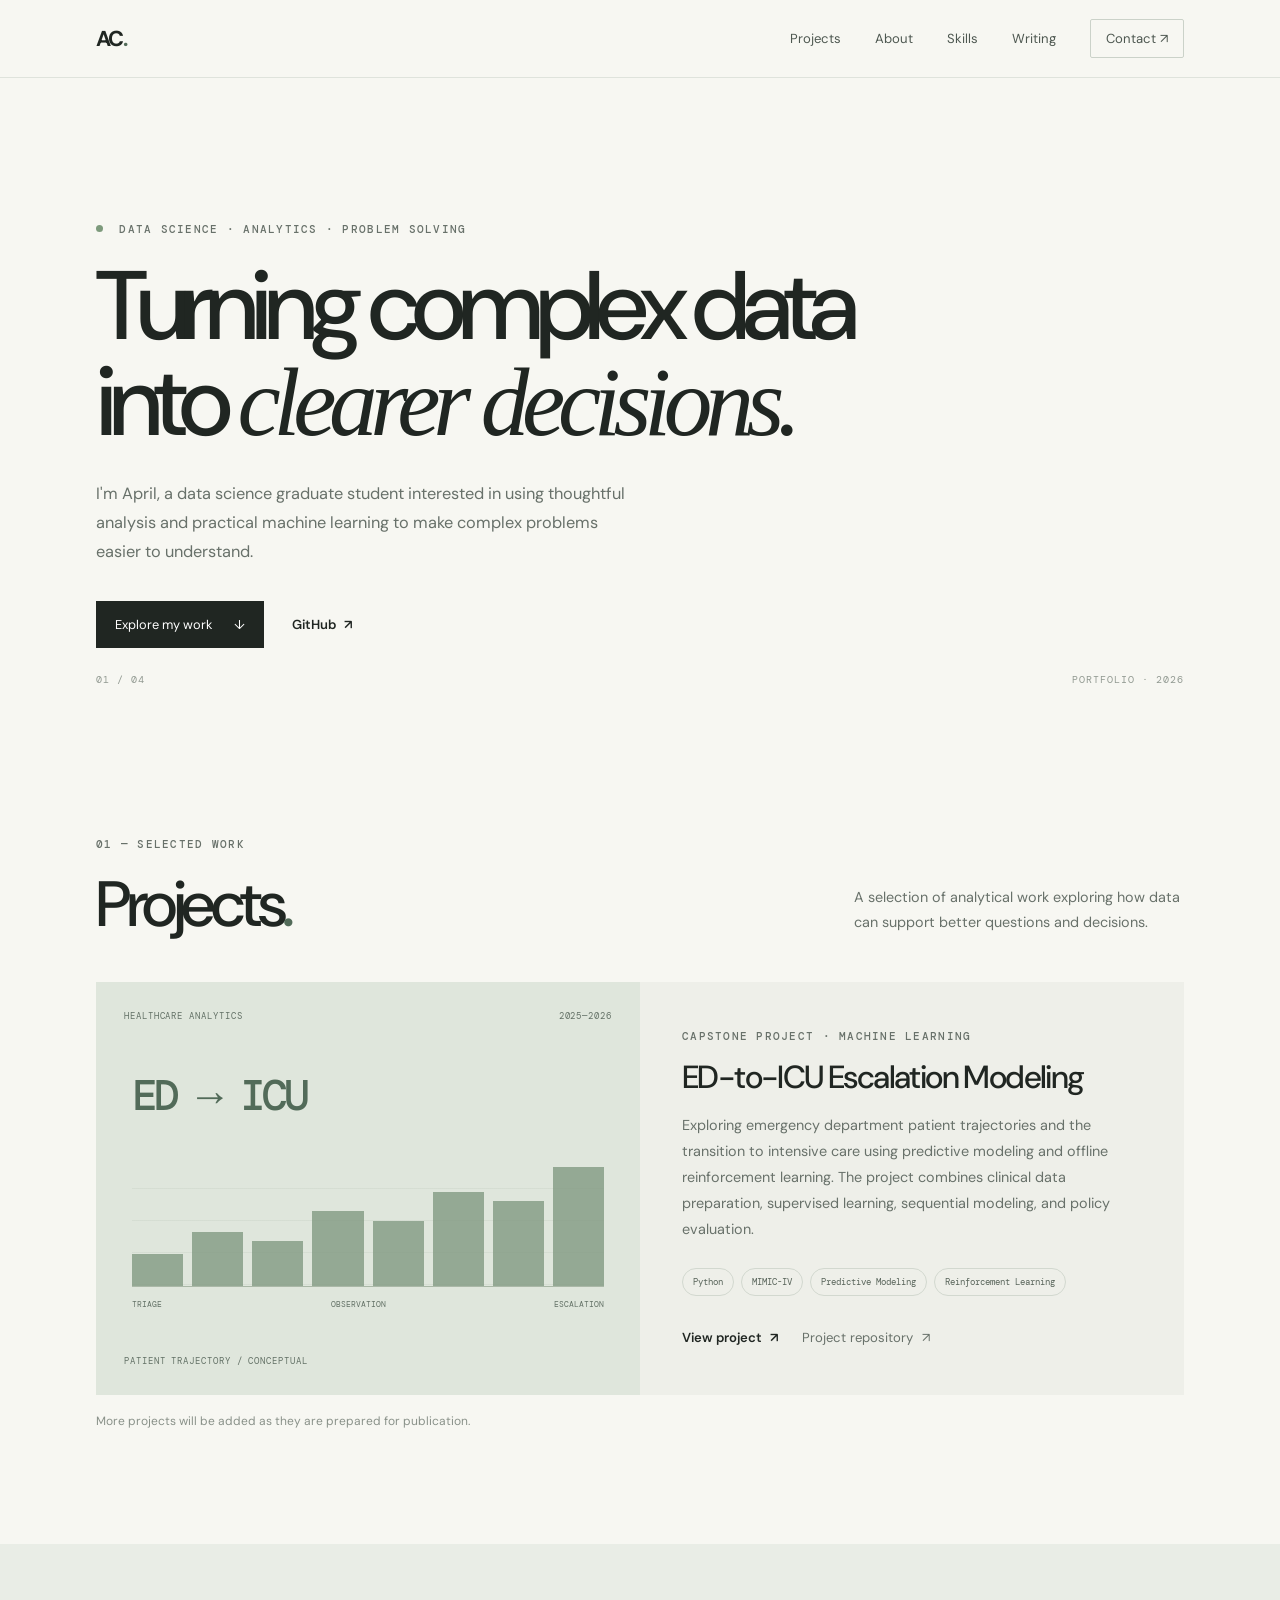
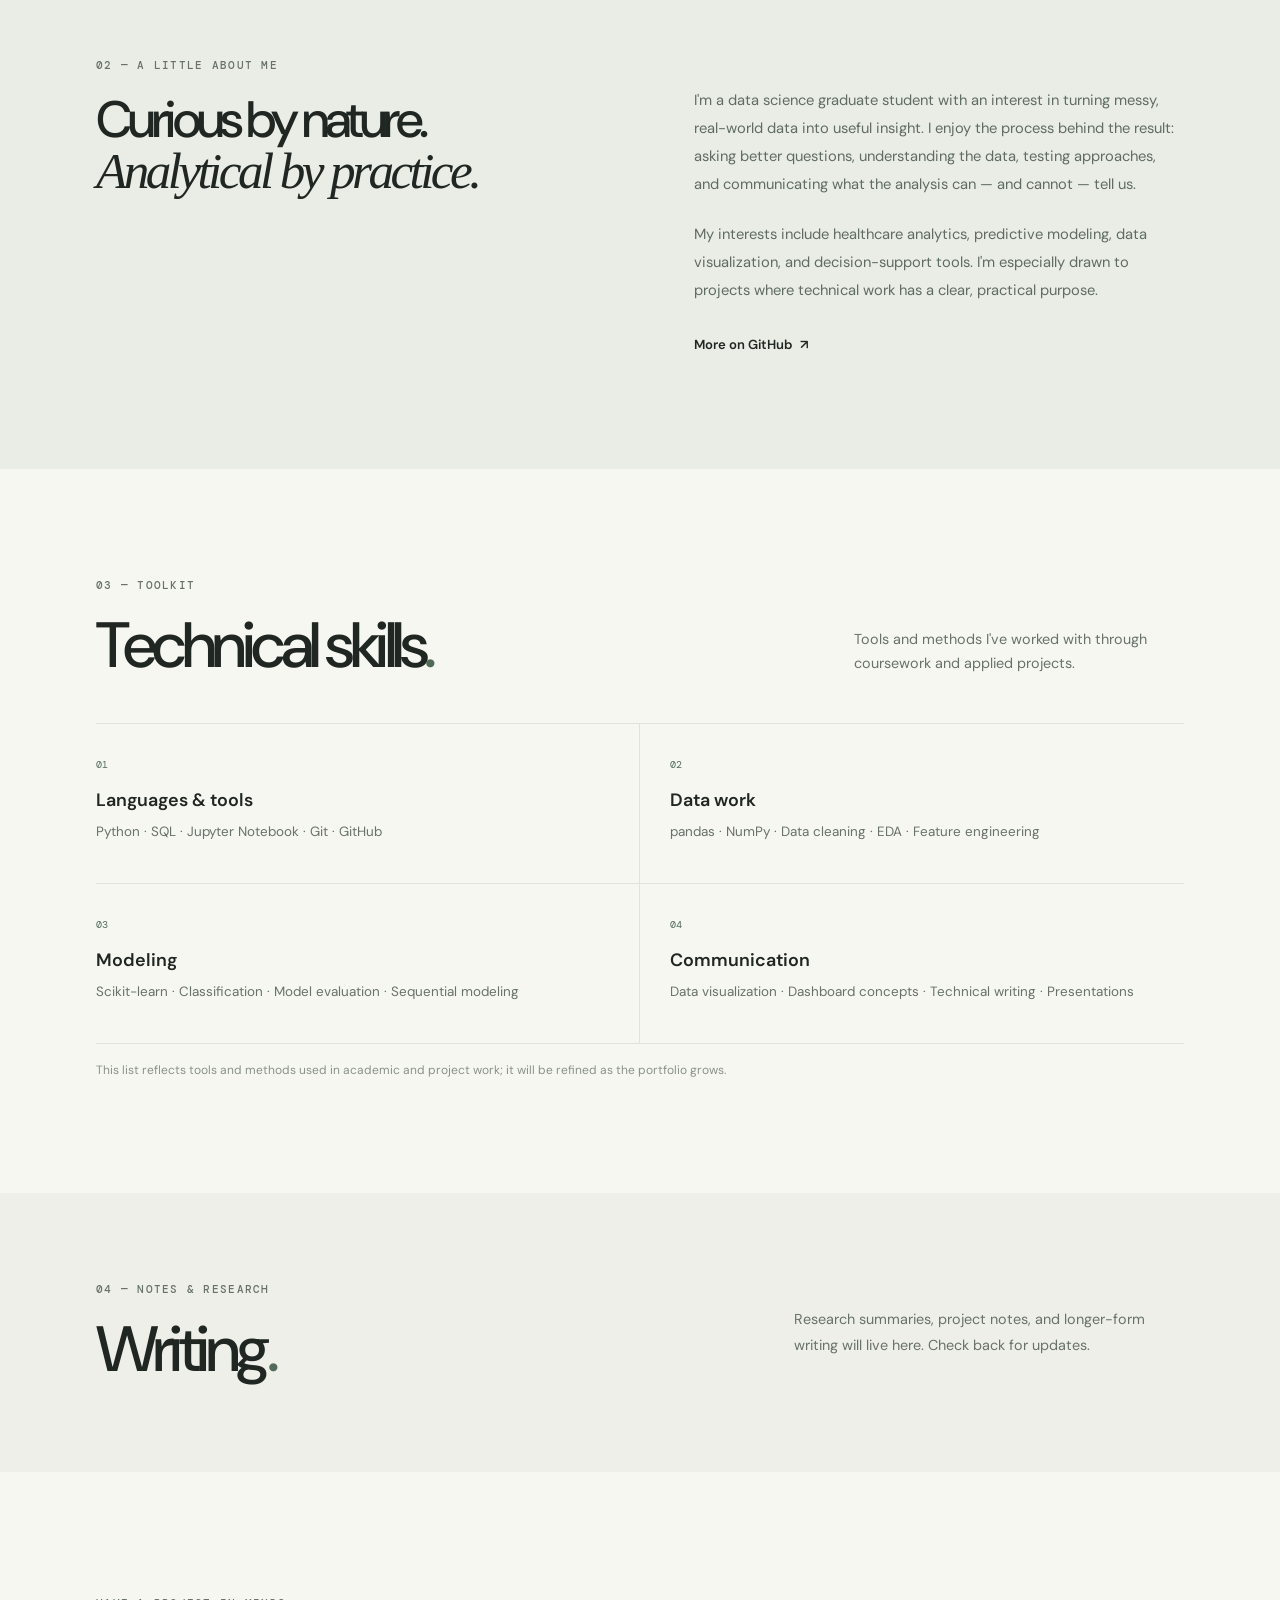
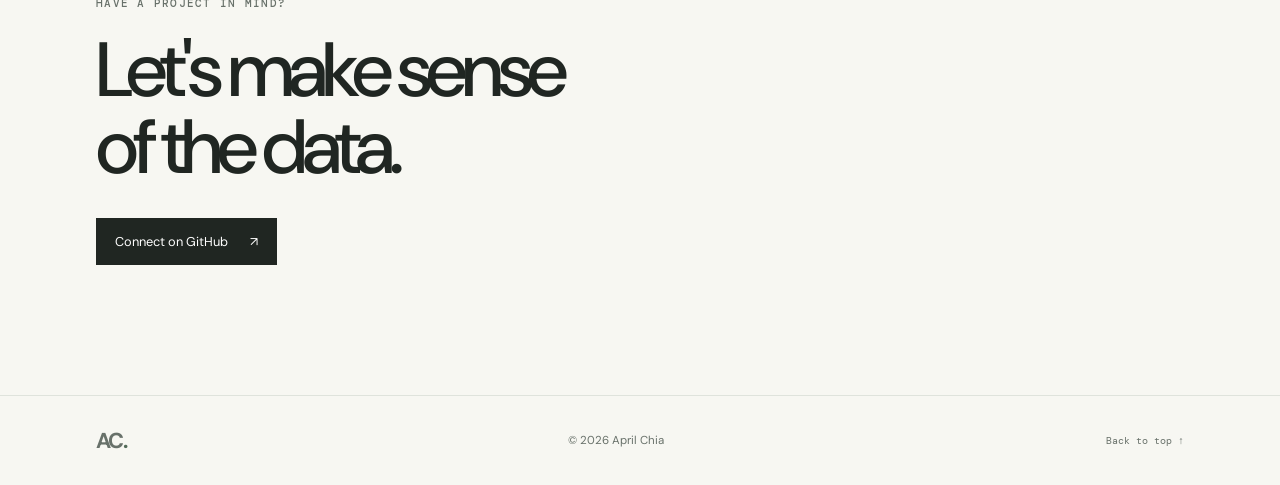
<file: index.html>
<!doctype html>
<html lang="en">
<head>
  <meta charset="utf-8">
  <meta name="viewport" content="width=device-width, initial-scale=1">
  <meta name="description" content="April Chia — data science portfolio featuring projects in predictive modeling, healthcare analytics, and data visualization.">
  <title>April Chia | Data Science Portfolio</title>
  <link rel="preconnect" href="https://fonts.googleapis.com">
  <link rel="preconnect" href="https://fonts.gstatic.com" crossorigin>
  <link href="https://fonts.googleapis.com/css2?family=DM+Mono:wght@400;500&family=DM+Sans:wght@400;500;600;700&display=swap" rel="stylesheet">
  <link rel="stylesheet" href="style.css">
  <script src="script.js" defer></script>
</head>
<body>
  <header class="site-header">
    <a class="wordmark" href="#home" aria-label="April Chia home">AC<span>.</span></a>
    <button class="menu-toggle" aria-label="Open navigation" aria-expanded="false" aria-controls="primary-nav">
      <span></span><span></span>
    </button>
    <nav id="primary-nav" class="primary-nav" aria-label="Main navigation">
      <a href="#projects">Projects</a>
      <a href="#about">About</a>
      <a href="#skills">Skills</a>
      <a href="#writing">Writing</a>
      <a class="nav-contact" href="#contact">Contact <span aria-hidden="true">↗</span></a>
    </nav>
  </header>

  <main>
    <section class="hero section-wrap" id="home">
      <p class="eyebrow"><span class="status-dot"></span> DATA SCIENCE · ANALYTICS · PROBLEM SOLVING</p>
      <h1>Turning complex data<br>into <em>clearer decisions.</em></h1>
      <p class="hero-copy">I'm April, a data science graduate student interested in using thoughtful analysis and practical machine learning to make complex problems easier to understand.</p>
      <div class="hero-actions">
        <a class="button button-dark" href="#projects">Explore my work <span aria-hidden="true">↓</span></a>
        <a class="text-link" href="https://github.com/aprilchia" target="_blank" rel="noreferrer">GitHub <span aria-hidden="true">↗</span></a>
      </div>
      <div class="hero-note"><span>01 / 04</span><span>PORTFOLIO · 2026</span></div>
    </section>

    <section class="section-wrap section-block" id="projects">
      <div class="section-heading">
        <div><p class="eyebrow">01 — SELECTED WORK</p><h2>Projects<span class="period">.</span></h2></div>
        <p class="section-intro">A selection of analytical work exploring how data can support better questions and decisions.</p>
      </div>
      <article class="project-card">
        <div class="project-visual">
          <div class="visual-topline"><span>HEALTHCARE ANALYTICS</span><span>2025—2026</span></div>
          <div class="visual-chart" aria-hidden="true">
            <div class="chart-label">ED → ICU</div>
            <div class="chart-line"><i></i><i></i><i></i><i></i><i></i><i></i><i></i><i></i></div>
            <div class="chart-axis"><span>TRIAGE</span><span>OBSERVATION</span><span>ESCALATION</span></div>
          </div>
          <div class="visual-caption">PATIENT TRAJECTORY / CONCEPTUAL</div>
        </div>
        <div class="project-details">
          <p class="eyebrow">CAPSTONE PROJECT · MACHINE LEARNING</p>
          <h3>ED-to-ICU Escalation Modeling</h3>
          <p>Exploring emergency department patient trajectories and the transition to intensive care using predictive modeling and offline reinforcement learning. The project combines clinical data preparation, supervised learning, sequential modeling, and policy evaluation.</p>
          <ul class="tag-list"><li>Python</li><li>MIMIC-IV</li><li>Predictive Modeling</li><li>Reinforcement Learning</li></ul>
          <a class="arrow-link" href="projects/ed-to-icu.html">View project <span aria-hidden="true">↗</span></a>
          <a class="secondary-link" href="https://github.com/tkbarb10/ADS599-Capstone" target="_blank" rel="noreferrer">Project repository <span aria-hidden="true">↗</span></a>
        </div>
      </article>
      <p class="small-note">More projects will be added as they are prepared for publication.</p>
    </section>

    <section class="about-section" id="about">
      <div class="section-wrap about-grid">
        <div><p class="eyebrow">02 — A LITTLE ABOUT ME</p><h2>Curious by nature.<br><em>Analytical by practice.</em></h2></div>
        <div class="about-copy">
          <p>I'm a data science graduate student with an interest in turning messy, real-world data into useful insight. I enjoy the process behind the result: asking better questions, understanding the data, testing approaches, and communicating what the analysis can — and cannot — tell us.</p>
          <p>My interests include healthcare analytics, predictive modeling, data visualization, and decision-support tools. I'm especially drawn to projects where technical work has a clear, practical purpose.</p>
          <a class="text-link" href="https://github.com/aprilchia" target="_blank" rel="noreferrer">More on GitHub <span aria-hidden="true">↗</span></a>
        </div>
      </div>
    </section>

    <section class="section-wrap section-block" id="skills">
      <div class="section-heading">
        <div><p class="eyebrow">03 — TOOLKIT</p><h2>Technical skills<span class="period">.</span></h2></div>
        <p class="section-intro">Tools and methods I've worked with through coursework and applied projects.</p>
      </div>
      <div class="skills-grid">
        <div class="skill-group"><span class="skill-number">01</span><h3>Languages & tools</h3><p>Python · SQL · Jupyter Notebook · Git · GitHub</p></div>
        <div class="skill-group"><span class="skill-number">02</span><h3>Data work</h3><p>pandas · NumPy · Data cleaning · EDA · Feature engineering</p></div>
        <div class="skill-group"><span class="skill-number">03</span><h3>Modeling</h3><p>Scikit-learn · Classification · Model evaluation · Sequential modeling</p></div>
        <div class="skill-group"><span class="skill-number">04</span><h3>Communication</h3><p>Data visualization · Dashboard concepts · Technical writing · Presentations</p></div>
      </div>
      <p class="small-note">This list reflects tools and methods used in academic and project work; it will be refined as the portfolio grows.</p>
    </section>

    <section class="writing-section" id="writing">
      <div class="section-wrap writing-inner">
        <div><p class="eyebrow">04 — NOTES & RESEARCH</p><h2>Writing<span class="period">.</span></h2></div>
        <p>Research summaries, project notes, and longer-form writing will live here. Check back for updates.</p>
      </div>
    </section>

    <section class="section-wrap contact-section" id="contact">
      <p class="eyebrow">HAVE A PROJECT IN MIND?</p>
      <h2>Let's make sense<br>of the data.</h2>
      <a class="button button-dark" href="https://github.com/aprilchia" target="_blank" rel="noreferrer">Connect on GitHub <span aria-hidden="true">↗</span></a>
    </section>
  </main>

  <footer class="site-footer">
    <a class="wordmark" href="#home">AC<span>.</span></a>
    <p>© <span id="year">2026</span> April Chia</p>
    <a href="#home">Back to top ↑</a>
  </footer>
</body>
</html>
</file>
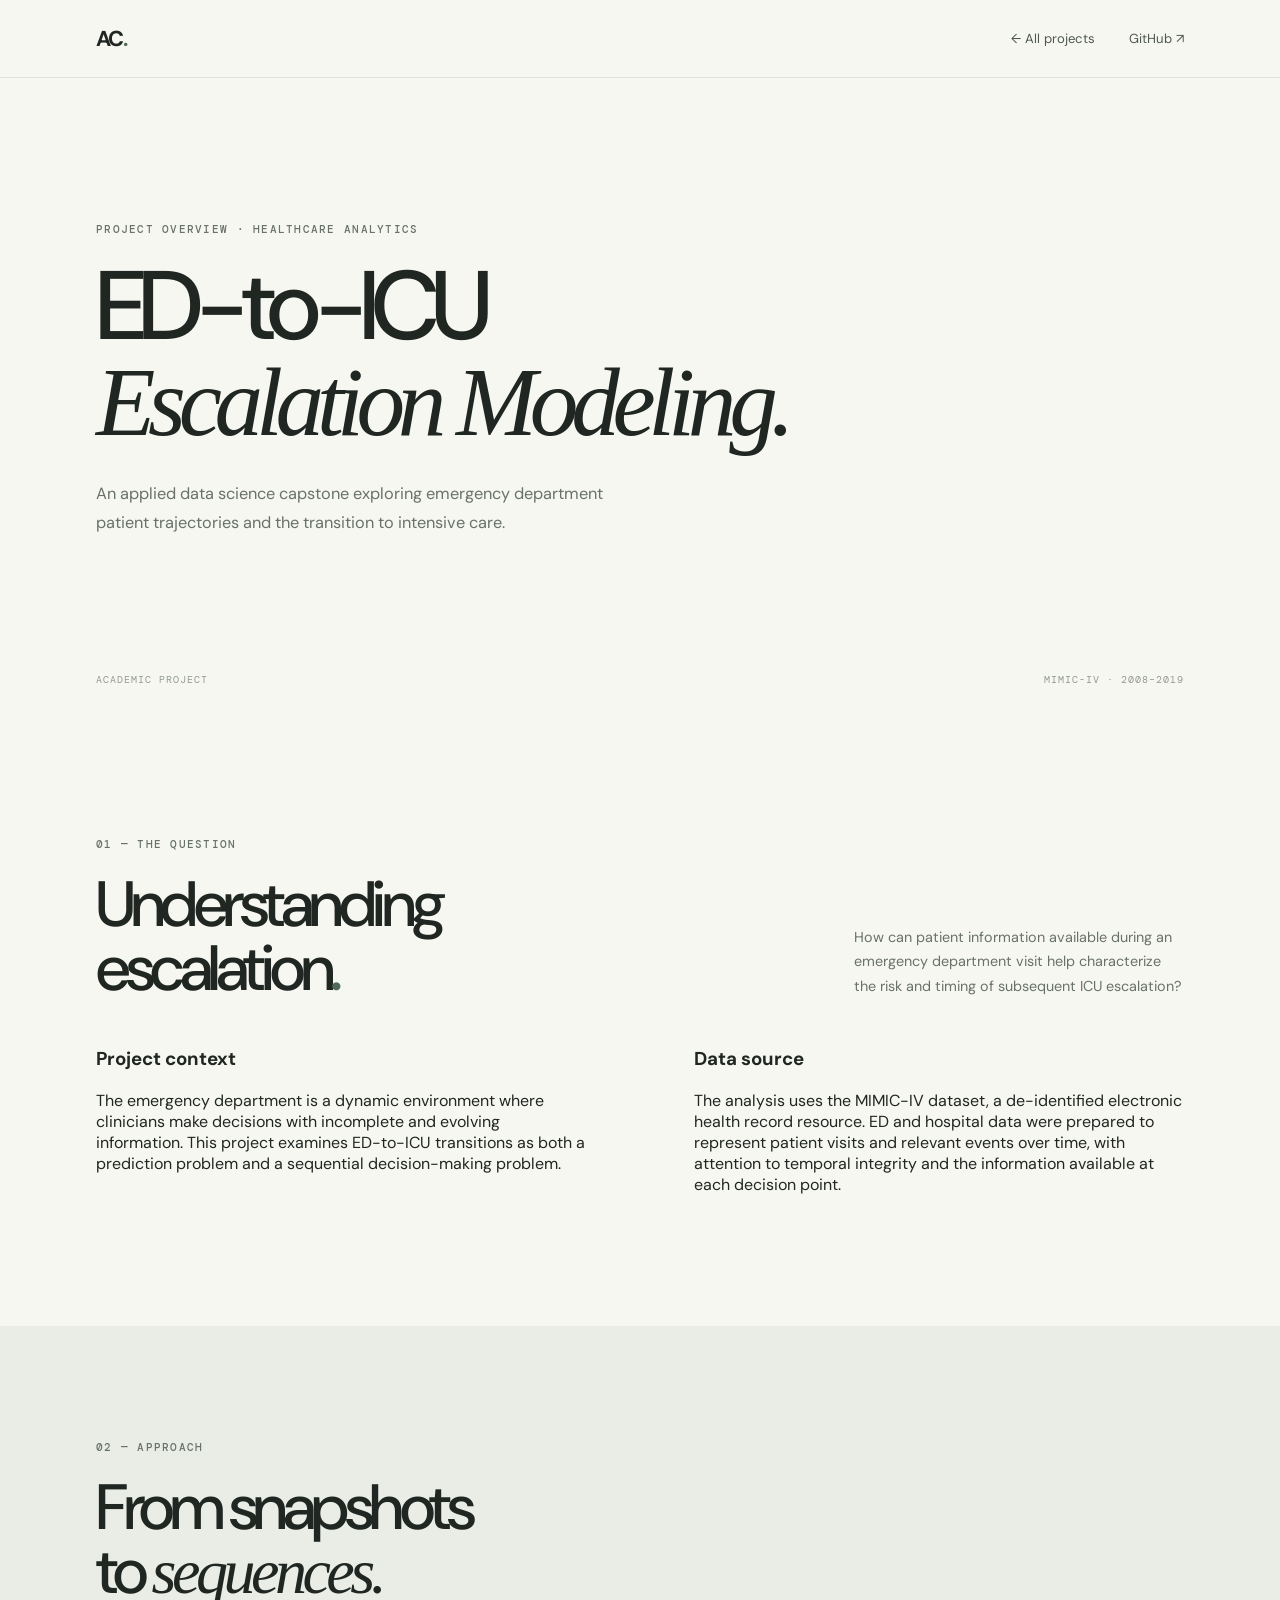
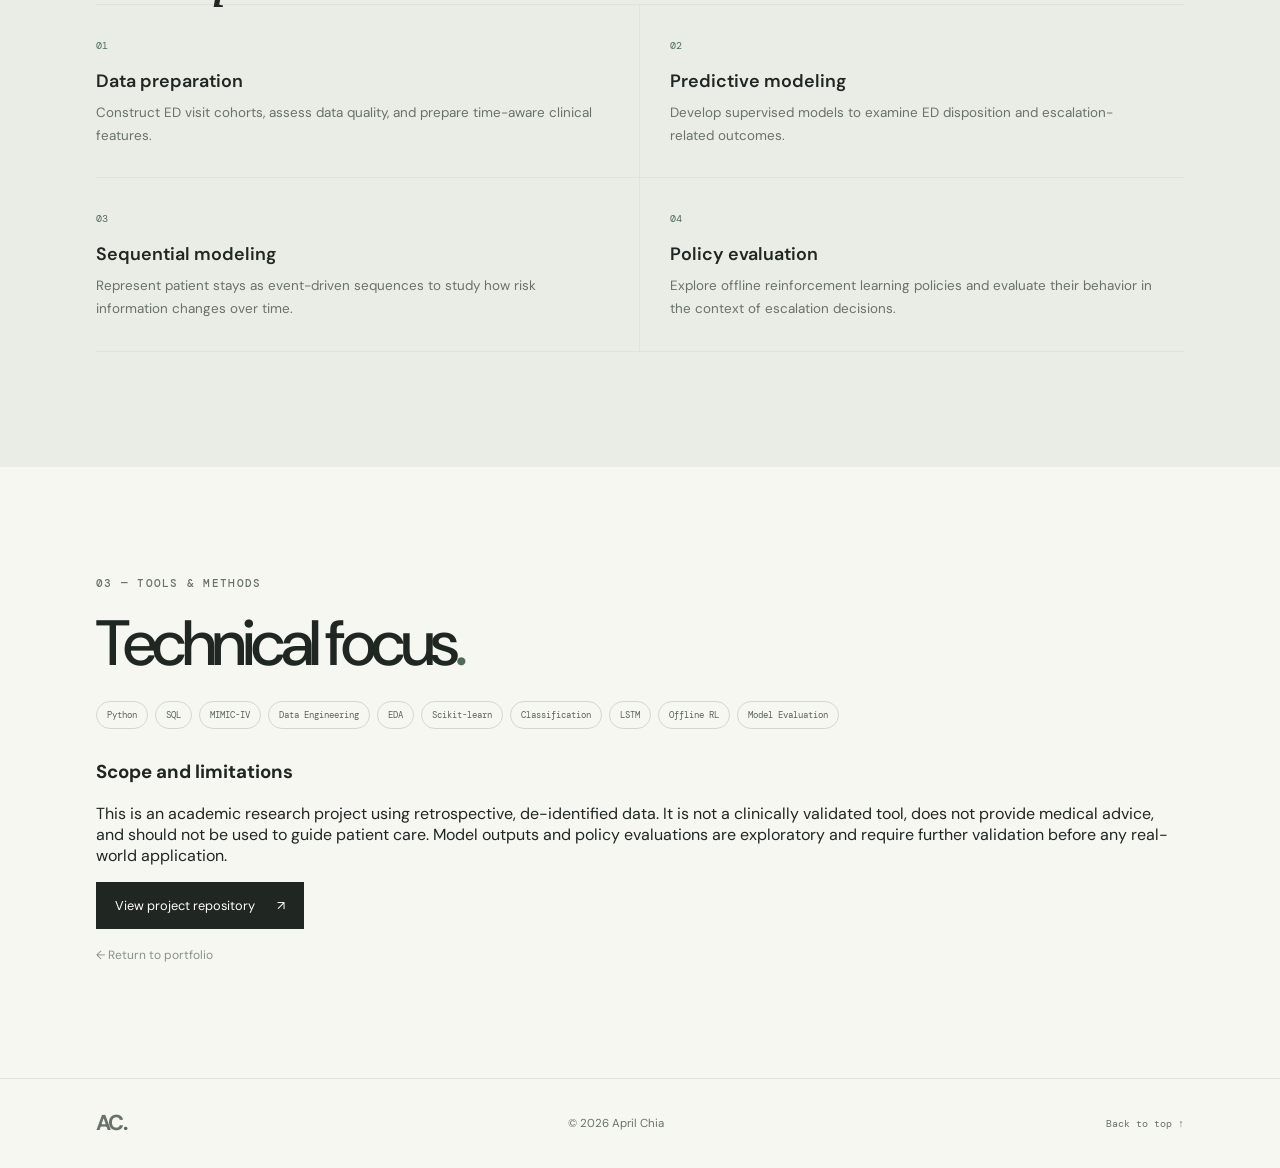
<file: projects/ed-to-icu.html>
<!doctype html>
<html lang="en">
<head>
  <meta charset="utf-8">
  <meta name="viewport" content="width=device-width, initial-scale=1">
  <meta name="description" content="Project overview: emergency department to intensive care escalation modeling using MIMIC-IV data.">
  <title>ED-to-ICU Escalation Modeling | April Chia</title>
  <link rel="preconnect" href="https://fonts.googleapis.com">
  <link rel="preconnect" href="https://fonts.gstatic.com" crossorigin>
  <link href="https://fonts.googleapis.com/css2?family=DM+Mono:wght@400;500&family=DM+Sans:wght@400;500;600;700&display=swap" rel="stylesheet">
  <link rel="stylesheet" href="../style.css">
</head>
<body>
  <header class="site-header">
    <a class="wordmark" href="../index.html" aria-label="April Chia home">AC<span>.</span></a>
    <nav class="primary-nav project-nav" aria-label="Project navigation">
      <a href="../index.html#projects">← All projects</a>
      <a href="https://github.com/tkbarb10/ADS599-Capstone" target="_blank" rel="noreferrer">GitHub <span aria-hidden="true">↗</span></a>
    </nav>
  </header>
  <main>
    <section class="section-wrap hero project-hero">
      <p class="eyebrow">PROJECT OVERVIEW · HEALTHCARE ANALYTICS</p>
      <h1>ED-to-ICU<br><em>Escalation Modeling.</em></h1>
      <p class="hero-copy">An applied data science capstone exploring emergency department patient trajectories and the transition to intensive care.</p>
      <div class="hero-note"><span>ACADEMIC PROJECT</span><span>MIMIC-IV · 2008–2019</span></div>
    </section>
    <section class="section-wrap section-block project-content">
      <div class="section-heading">
        <div><p class="eyebrow">01 — THE QUESTION</p><h2>Understanding<br>escalation<span class="period">.</span></h2></div>
        <p class="section-intro">How can patient information available during an emergency department visit help characterize the risk and timing of subsequent ICU escalation?</p>
      </div>
      <div class="about-grid">
        <div>
          <h3>Project context</h3>
          <p>The emergency department is a dynamic environment where clinicians make decisions with incomplete and evolving information. This project examines ED-to-ICU transitions as both a prediction problem and a sequential decision-making problem.</p>
        </div>
        <div>
          <h3>Data source</h3>
          <p>The analysis uses the MIMIC-IV dataset, a de-identified electronic health record resource. ED and hospital data were prepared to represent patient visits and relevant events over time, with attention to temporal integrity and the information available at each decision point.</p>
        </div>
      </div>
    </section>
    <section class="about-section">
      <div class="section-wrap">
        <p class="eyebrow">02 — APPROACH</p>
        <h2>From snapshots<br>to <em>sequences.</em></h2>
        <div class="skills-grid project-steps">
          <div class="skill-group"><span class="skill-number">01</span><h3>Data preparation</h3><p>Construct ED visit cohorts, assess data quality, and prepare time-aware clinical features.</p></div>
          <div class="skill-group"><span class="skill-number">02</span><h3>Predictive modeling</h3><p>Develop supervised models to examine ED disposition and escalation-related outcomes.</p></div>
          <div class="skill-group"><span class="skill-number">03</span><h3>Sequential modeling</h3><p>Represent patient stays as event-driven sequences to study how risk information changes over time.</p></div>
          <div class="skill-group"><span class="skill-number">04</span><h3>Policy evaluation</h3><p>Explore offline reinforcement learning policies and evaluate their behavior in the context of escalation decisions.</p></div>
        </div>
      </div>
    </section>
    <section class="section-wrap section-block">
      <p class="eyebrow">03 — TOOLS & METHODS</p>
      <h2>Technical focus<span class="period">.</span></h2>
      <ul class="tag-list project-tags">
        <li>Python</li><li>SQL</li><li>MIMIC-IV</li><li>Data Engineering</li><li>EDA</li><li>Scikit-learn</li><li>Classification</li><li>LSTM</li><li>Offline RL</li><li>Model Evaluation</li>
      </ul>
      <div class="project-disclaimer">
        <h3>Scope and limitations</h3>
        <p>This is an academic research project using retrospective, de-identified data. It is not a clinically validated tool, does not provide medical advice, and should not be used to guide patient care. Model outputs and policy evaluations are exploratory and require further validation before any real-world application.</p>
      </div>
      <a class="button button-dark" href="https://github.com/tkbarb10/ADS599-Capstone" target="_blank" rel="noreferrer">View project repository <span aria-hidden="true">↗</span></a>
      <p class="small-note"><a href="../index.html">← Return to portfolio</a></p>
    </section>
  </main>
  <footer class="site-footer">
    <a class="wordmark" href="../index.html">AC<span>.</span></a>
    <p>© <span id="year">2026</span> April Chia</p>
    <a href="#">Back to top ↑</a>
  </footer>
  <script src="../script.js" defer></script>
</body>
</html>
</file>
<file: style.css>
:root {
  --paper: #f7f7f2;
  --ink: #202622;
  --muted: #68716a;
  --line: #dfe3dc;
  --sage: #a8b8a4;
  --sage-dark: #526b59;
  --white: #fff;
  --mono: "DM Mono", monospace;
  --sans: "DM Sans", sans-serif;
}
* { box-sizing: border-box; }
html { scroll-behavior: smooth; scroll-padding-top: 90px; }
body { margin: 0; background: var(--paper); color: var(--ink); font-family: var(--sans); -webkit-font-smoothing: antialiased; }
a { color: inherit; text-decoration: none; }
button { font: inherit; }
.site-header { height: 78px; padding: 0 7.5%; display: flex; align-items: center; justify-content: space-between; border-bottom: 1px solid var(--line); background: rgba(247,247,242,.94); position: sticky; top: 0; z-index: 20; backdrop-filter: blur(12px); }
.wordmark { font-size: 1.35rem; font-weight: 700; letter-spacing: -.08em; }
.wordmark span, .period { color: var(--sage-dark); }
.primary-nav { display: flex; align-items: center; gap: 34px; font-size: .82rem; color: #4e5851; }
.primary-nav a { transition: color .2s ease; }
.primary-nav a:hover, .text-link:hover, .arrow-link:hover { color: var(--sage-dark); }
.nav-contact { border: 1px solid #cbd2c9; padding: 10px 15px; border-radius: 2px; }
.menu-toggle { display: none; }
.section-wrap { width: min(1100px, 85%); margin-inline: auto; }
.hero { min-height: 650px; padding-top: 145px; position: relative; }
.eyebrow { font: 500 .66rem var(--mono); letter-spacing: .12em; color: var(--muted); margin: 0 0 22px; }
.status-dot { display: inline-block; width: 7px; height: 7px; border-radius: 50%; background: #7d9a7c; margin: 0 8px 1px 0; }
h1, h2, h3, p { margin-top: 0; }
h1 { font-size: clamp(3.4rem, 7.6vw, 6.7rem); line-height: .99; letter-spacing: -.075em; font-weight: 500; margin-bottom: 28px; }
h1 em, h2 em { font-family: Georgia, serif; font-weight: 400; }
.hero-copy { max-width: 540px; font-size: 1.02rem; line-height: 1.8; color: var(--muted); }
.hero-actions { display: flex; align-items: center; gap: 28px; margin-top: 34px; }
.button { display: inline-flex; align-items: center; gap: 22px; padding: 15px 19px; font-size: .8rem; transition: transform .2s, background .2s; }
.button:hover { transform: translateY(-2px); }
.button-dark { color: white; background: var(--ink); }
.button-dark:hover { background: var(--sage-dark); }
.text-link, .arrow-link, .secondary-link { font-size: .82rem; font-weight: 600; }
.text-link span, .arrow-link span, .secondary-link span { margin-left: 5px; }
.hero-note { position: absolute; bottom: 42px; left: 0; right: 0; display: flex; justify-content: space-between; color: #929a92; font: .61rem var(--mono); letter-spacing: .1em; }
.section-block { padding-top: 110px; padding-bottom: 115px; }
.section-heading { display: flex; justify-content: space-between; align-items: end; gap: 40px; margin-bottom: 45px; }
h2 { font-size: clamp(2.7rem, 5vw, 4.5rem); line-height: 1; letter-spacing: -.07em; font-weight: 500; margin-bottom: 0; }
.section-intro { max-width: 330px; color: var(--muted); line-height: 1.7; font-size: .9rem; margin-bottom: 3px; }
.project-card { display: grid; grid-template-columns: 1fr 1fr; background: #eeefe9; }
.project-visual { min-height: 410px; padding: 28px; background: #dfe6dc; display: flex; flex-direction: column; justify-content: space-between; overflow: hidden; }
.visual-topline, .visual-caption { display: flex; justify-content: space-between; font: .58rem var(--mono); letter-spacing: .1em; color: #637166; }
.visual-chart { padding: 30px 8px; }
.chart-label { font: 500 2.7rem var(--mono); letter-spacing: -.1em; color: #526b59; margin-bottom: 34px; }
.chart-line { height: 130px; display: flex; align-items: end; gap: 9px; border-bottom: 1px solid #aab8a7; background: repeating-linear-gradient(to bottom, transparent 0, transparent 31px, rgba(91,117,95,.15) 32px); }
.chart-line i { flex: 1; background: #829a83; opacity: .8; display: block; }
.chart-line i:nth-child(1) { height: 25%; }.chart-line i:nth-child(2) { height: 42%; }.chart-line i:nth-child(3) { height: 35%; }.chart-line i:nth-child(4) { height: 58%; }.chart-line i:nth-child(5) { height: 50%; }.chart-line i:nth-child(6) { height: 73%; }.chart-line i:nth-child(7) { height: 66%; }.chart-line i:nth-child(8) { height: 92%; }
.chart-axis { display: flex; justify-content: space-between; margin-top: 12px; font: .52rem var(--mono); color: #637166; }
.project-details { padding: 48px 42px; align-self: center; }
.project-details .eyebrow { margin-bottom: 17px; }
.project-details h3 { font-size: 2rem; line-height: 1.1; letter-spacing: -.05em; font-weight: 500; margin-bottom: 18px; }
.project-details > p:not(.eyebrow) { font-size: .9rem; line-height: 1.8; color: var(--muted); }
.tag-list { display: flex; flex-wrap: wrap; gap: 7px; list-style: none; padding: 0; margin: 25px 0 30px; }
.tag-list li { border: 1px solid #d2d8cf; border-radius: 20px; padding: 7px 10px; color: #58645a; font: .58rem var(--mono); }
.arrow-link { display: inline-block; margin-right: 20px; }
.secondary-link { display: inline-block; color: var(--muted); font-weight: 400; }
.small-note { font-size: .75rem; color: #899189; margin: 18px 0 0; }
.about-section { background: #e9ede6; padding: 115px 0; }
.about-grid { display: grid; grid-template-columns: 1fr 1fr; gap: 10%; align-items: start; }
.about-grid h2 { font-size: clamp(2.5rem, 4vw, 3.8rem); }
.about-copy { padding-top: 28px; }
.about-copy p { color: #606c62; line-height: 1.9; font-size: .92rem; margin-bottom: 22px; }
.about-copy .text-link { display: inline-block; margin-top: 10px; }
.skills-grid { display: grid; grid-template-columns: repeat(2, 1fr); border-top: 1px solid var(--line); }
.skill-group { padding: 28px 30px 30px 0; border-bottom: 1px solid var(--line); min-height: 160px; }
.skill-group:nth-child(odd) { border-right: 1px solid var(--line); }
.skill-group:nth-child(even) { padding-left: 30px; }
.skill-number { color: var(--sage-dark); font: .65rem var(--mono); }
.skill-group h3 { font-size: 1.12rem; font-weight: 600; margin: 15px 0 9px; }
.skill-group p { font-size: .84rem; line-height: 1.7; color: var(--muted); margin-bottom: 0; }
.writing-section { background: #eeefe9; padding: 90px 0; }
.writing-inner { display: flex; align-items: center; justify-content: space-between; gap: 50px; }
.writing-inner > p { max-width: 390px; color: var(--muted); line-height: 1.8; font-size: .9rem; margin: 0; }
.contact-section { padding-top: 125px; padding-bottom: 130px; }
.contact-section h2 { font-size: clamp(3.3rem, 6vw, 5.4rem); margin-bottom: 32px; }
.site-footer { min-height: 90px; padding: 20px 7.5%; border-top: 1px solid var(--line); display: flex; align-items: center; justify-content: space-between; color: var(--muted); font-size: .72rem; }
.site-footer p { margin: 0; }
.site-footer > a:last-child { font: .65rem var(--mono); }
@media (max-width: 760px) {
  .site-header { height: 68px; padding-inline: 7.5%; }
  .menu-toggle { display: flex; flex-direction: column; gap: 6px; background: none; border: 0; padding: 8px; cursor: pointer; }
  .menu-toggle span { width: 22px; height: 1px; background: var(--ink); }
  .primary-nav { display: none; position: absolute; top: 68px; left: 0; right: 0; padding: 25px 7.5% 30px; background: var(--paper); border-bottom: 1px solid var(--line); flex-direction: column; align-items: flex-start; gap: 22px; }
  .primary-nav.is-open { display: flex; }
  .hero { min-height: 610px; padding-top: 115px; }
  h1 { font-size: clamp(3.1rem, 13vw, 5rem); }
  .section-wrap { width: 85%; }
  .section-block { padding-top: 82px; padding-bottom: 85px; }
  .section-heading, .writing-inner { display: block; }
  .section-intro, .writing-inner > p { margin-top: 25px; }
  .project-card, .about-grid { grid-template-columns: 1fr; }
  .project-visual { min-height: 310px; }
  .project-details { padding: 35px 27px 40px; }
  .about-section { padding: 85px 0; }
  .about-copy { padding-top: 35px; }
  .skills-grid { grid-template-columns: 1fr; }
  .skill-group, .skill-group:nth-child(even) { border-right: 0; padding: 25px 0; min-height: 0; }
  .writing-section { padding: 75px 0; }
  .contact-section { padding-top: 90px; padding-bottom: 95px; }
  .site-footer { padding-inline: 7.5%; }
}
@media (prefers-reduced-motion: reduce) {
  html { scroll-behavior: auto; }
  *, *::before, *::after { transition-duration: .01ms !important; animation-duration: .01ms !important; }
}
</file>
